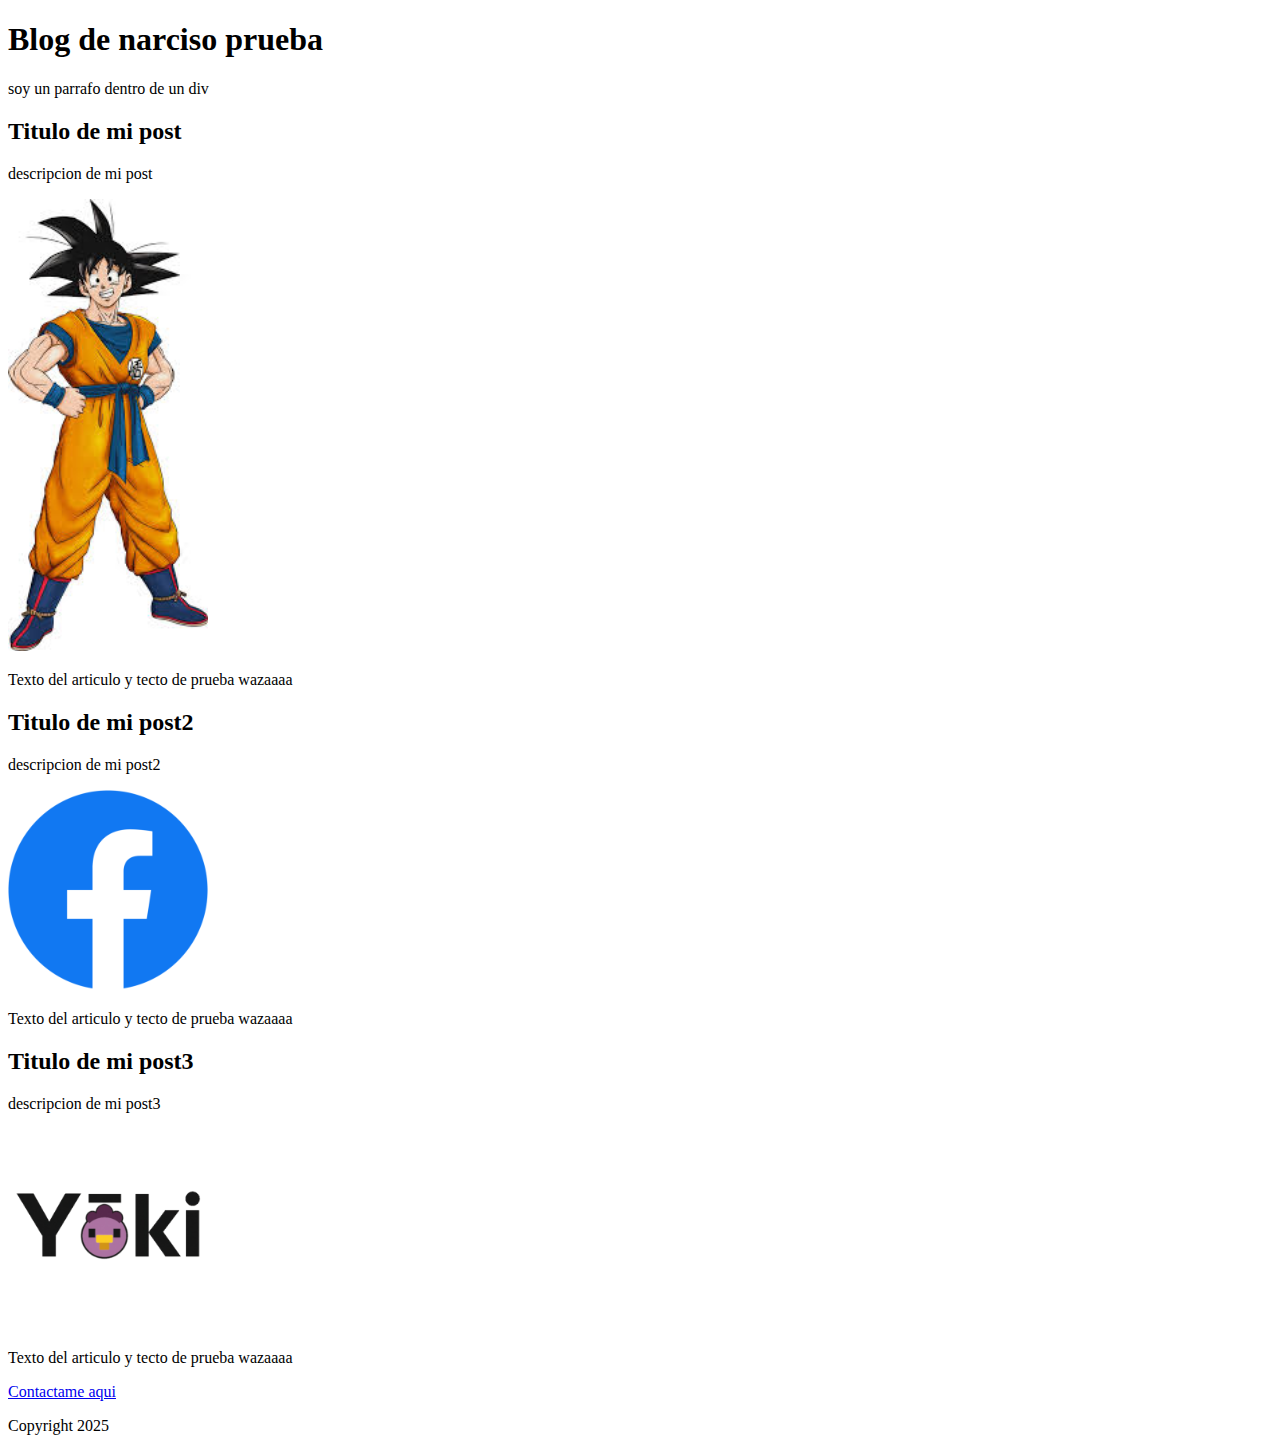
<file: blog.html>
<!DOCTYPE html>
<html lang="en">
<head>
    <meta charset="UTF-8">
    <meta name="viewport" content="width=device-width, initial-scale=1.0">
    <title>Document</title>
</head>
<body>
    <header>
        <h1 id="titulo">Blog de narciso prueba</h1>
    </header>
    <div>
        <p>soy un parrafo dentro de un div</p>
    </div>
    <section>
        <article>

            <h2>
                Titulo de mi post
            </h2>
            <p>descripcion de mi post</p>
            <img src="img/goku.jpg" width="200">
            <p>Texto del articulo y tecto de prueba wazaaaa</p>

    </article>
    <article>

            <h2>
                Titulo de mi post2
            </h2>
            <p>descripcion de mi post2</p>
            <img src="img/Facebook_Logo_(2019).png" width="200">
            <p>Texto del articulo y tecto de prueba wazaaaa</p>

    </article>
    <article>

            <h2>
                Titulo de mi post3
            </h2>
            <p>descripcion de mi post3</p>
            <img src="img/CYoki (1).png" width="200">
            <p>Texto del articulo y tecto de prueba wazaaaa</p>

    </article>
</section>
    <footer>
        <a href="mailto:narciso@gmail.com">Contactame aqui </a>
        <p>Copyright 2025</p>
    </footer>
    
</body>
</html>
</file>
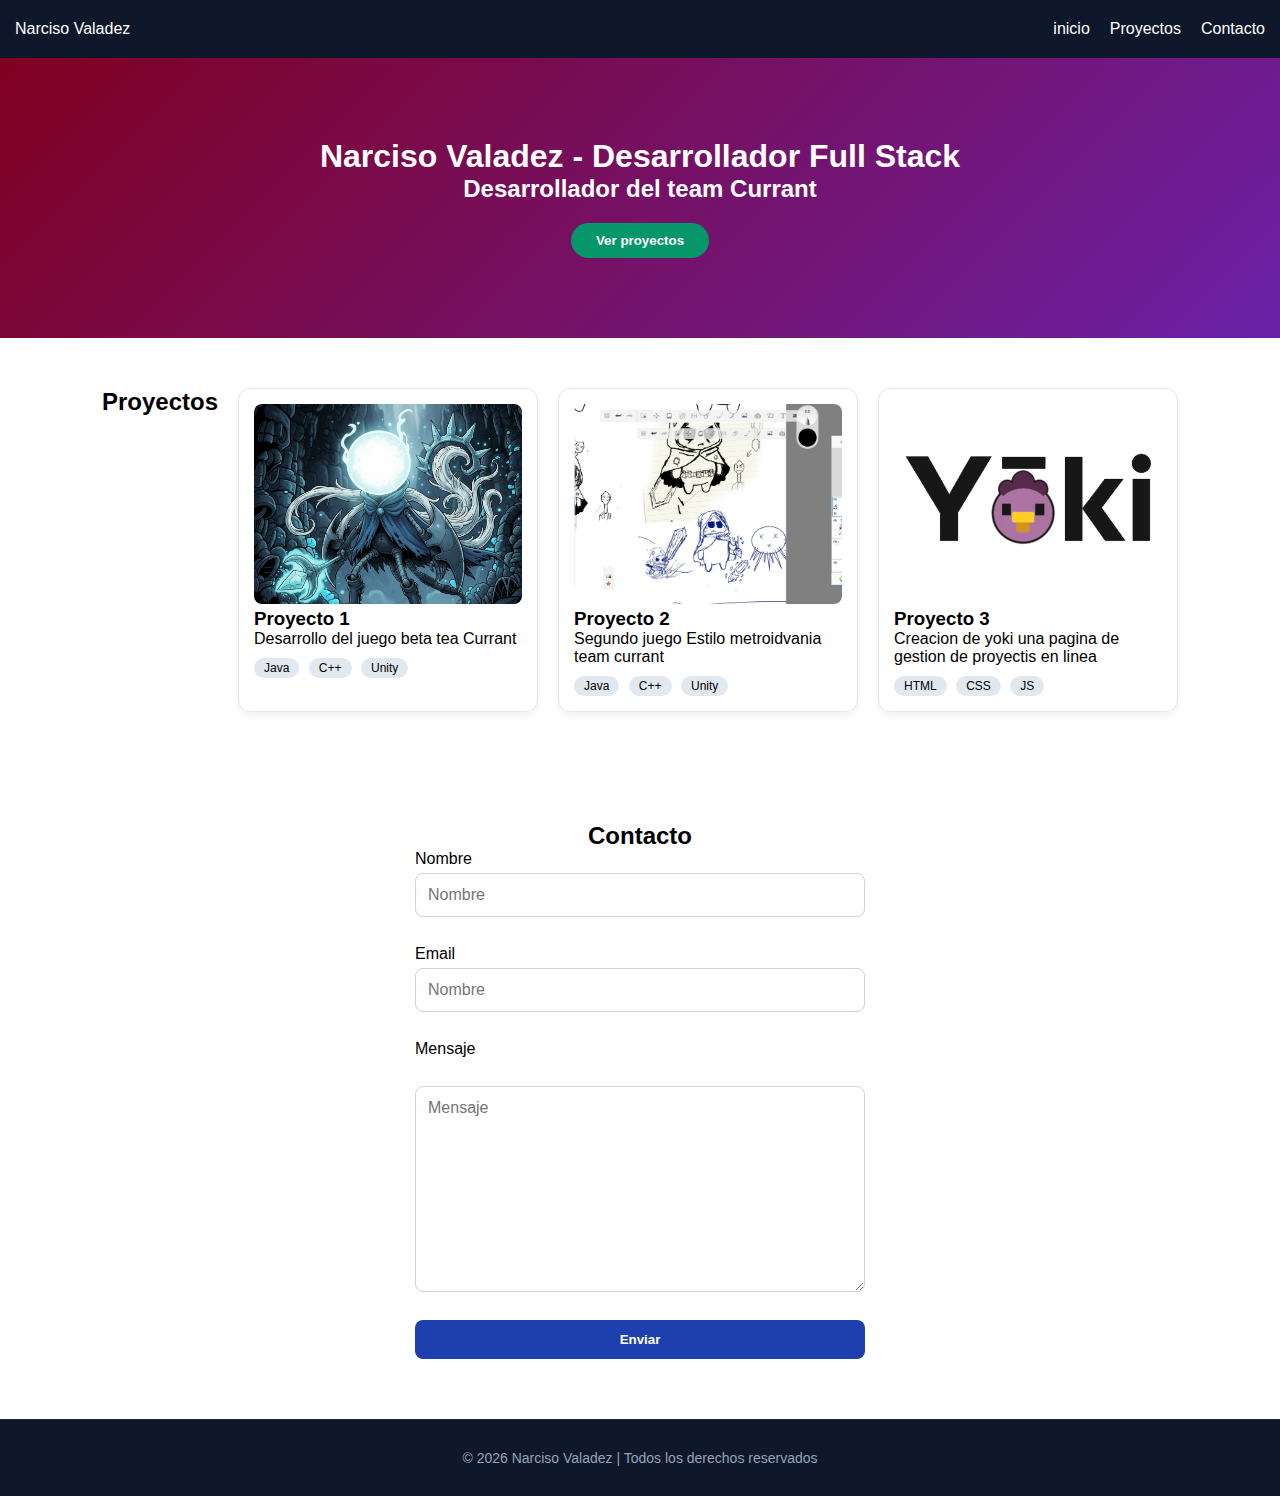
<file: index2.html>
<!DOCTYPE html>
<html lang="en">
<head>
    <meta charset="UTF-8">
    <meta name="viewport" content="width=device-width, initial-scale=1.0">
    <title>Document</title>
    <link rel="stylesheet" href="style2.css">
</head>
<body>
    <header>
        <div>Narciso Valadez</div>

        <nav>
            <ul>
                <li><a href="#inicio">inicio</a></li>
                <li><a href="#proyectos">Proyectos</a></li>
                <li><a href="contacto">Contacto</a></li>
            </ul>
        </nav>


    </header>
   <main>
    <section>
        <h1>Narciso Valadez - Desarrollador Full Stack</h1>
        <h2>Desarrollador del team Currant</h2>
        <button>Ver proyectos</button>
    </section>

    <section id="proyectos" class="projects">
        <h2>Proyectos</h2>
        <article>
            <img src="img/Gemini_Generated_Image_klpq8vklpq8vklpq.png" width="100">
            <h3>Proyecto 1</h3>
            <p>Desarrollo del juego beta tea Currant</p>
            <span>Java</span> <span>C++</span> <span>Unity</span>

        </article>
        <article>
            <img src="img/juego1.jpg" width="100">
            <h3>Proyecto 2</h3>
            <p>Segundo juego Estilo metroidvania team currant</p>
            <span>Java</span> <span>C++</span> <span>Unity</span>


        </article>
        
        <article>
            <img src="img/CYoki (1).png" width="100">
            <h3>Proyecto 3</h3>
            <p>Creacion de yoki una pagina de gestion de proyectis en linea</p>
            <span>HTML</span> <span>CSS</span> <span>JS</span>

        </article>
    </section>

    <section id="#contact" class="contact">
        <h2>Contacto</h2>
        <form action="#" method="post">
            <label for="nombre">Nombre</label>
            <input type="text" id="nombre" name="nombre " placeholder="Nombre">
            <br>

            <label for="email">Email</label>
            <input type="email" id="email" name="email " placeholder="Nombre">
            <br>
            <label for="Mensaje">Mensaje</label>
            <br>
            <textarea   cols="50" rows="10" placeholder="Mensaje"       name="mensaje" id="Mensaje"></textarea>
            <br>
            <button type="submit">Enviar</button>


        </form>
    </section>
    </main>

    <footer>
        <p>© 2026 Narciso Valadez | Todos los derechos reservados</p>
    </footer>
    
    
</body>
</html>
</file>
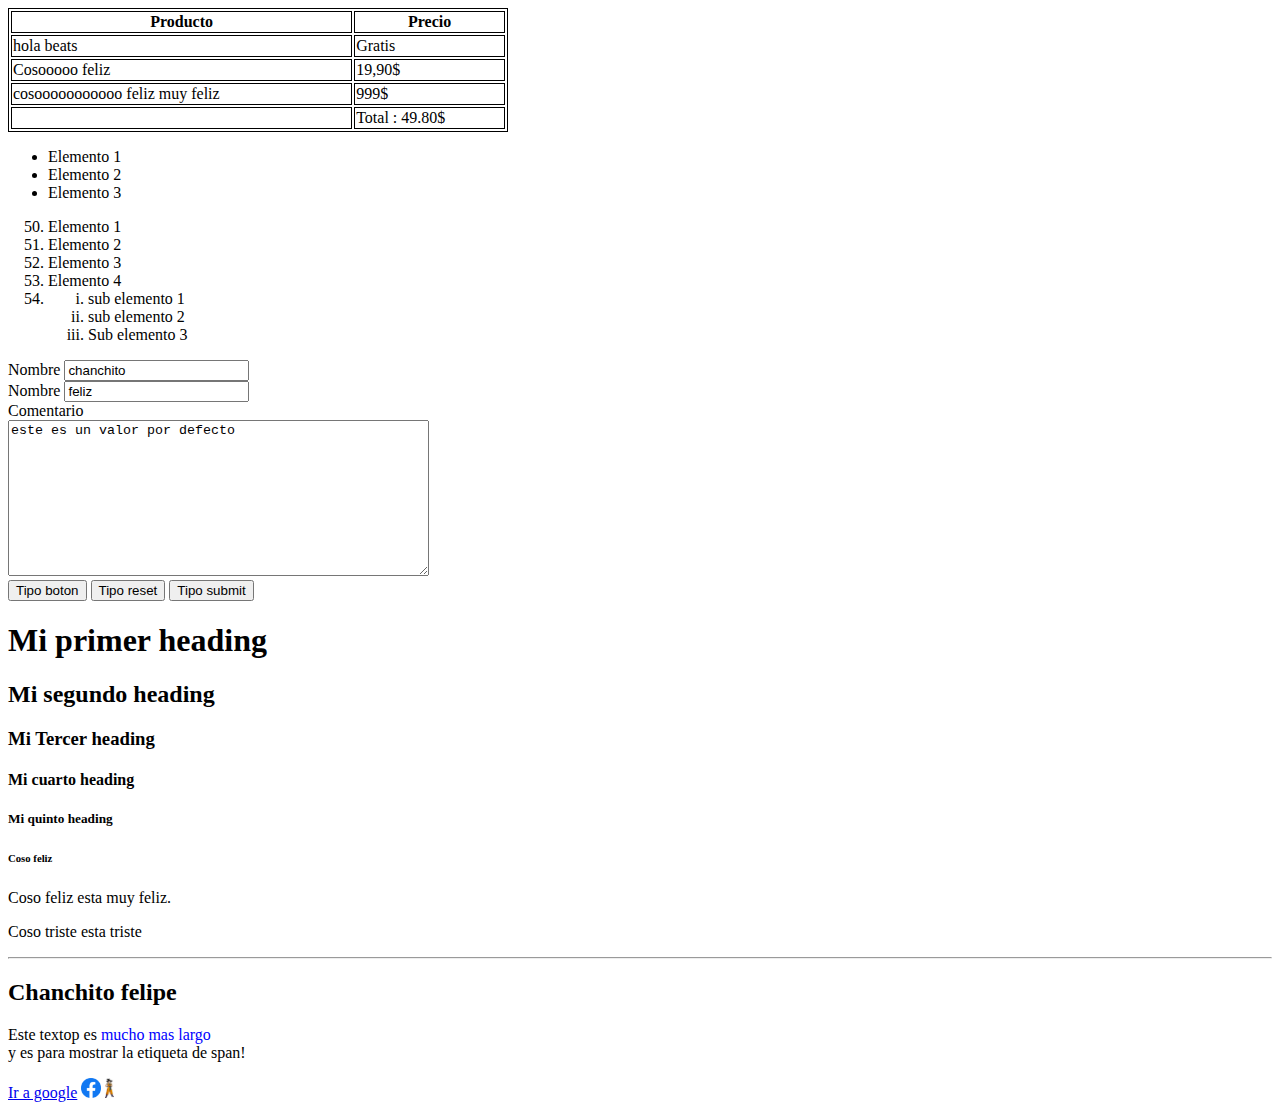
<file: prueba.html>
<!DOCTYPE html>
<html lang="es">
<head>
    <meta charset="UTF-8">
    <meta name="viewport" content="width=device-width, initial-scale=1.0">
    <title>Portafolio Narciso </title>
    <style>
        table, th, td {
            border: 1px solid black;
        }
    </style>
</head>

<body>
    <table style="width: 500px;">
        <thead>
        <tr>
            <th>Producto</th>
            <th>Precio</th>
        </tr>
        </thead>
        
        <tbody>
            <tr>
            <td>hola beats</td>
            <td>Gratis</td>
        </tr>
        <tr>
            <td>Cosooooo feliz</td>
            <td>19,90$</td>
        </tr>
        <tr>
            <td>cosooooooooooo feliz muy feliz</td>
            <td>999$</td>
        </tr>
        </tbody>
        <tfoot>
            <td></td>
            <td>Total : 49.80$</td>
        </tfoot>
    </table>
    <!--Ul es lista no hordenada-->
    <ul>
        <li>Elemento 1</li>
        <li>Elemento 2</li>
        <li>Elemento 3</li>
    </ul>
    <!-- OL es lista ordenada-->
    <ol>
        <li value="50">Elemento 1</li>
        <li>Elemento 2</li>
        <li>Elemento 3</li>
        <li>Elemento 4</li>
        <li>
            <ol>
                <li style="list-style-type: lower-roman;">sub elemento 1</li>
                <li style="list-style-type: lower-roman;">sub elemento 2</li>
                <li style="list-style-type: lower-roman;">Sub elemento 3</li>
            </ol>
        </li>
    </ol>
     <form action="/formulario" method="post"> 
        <label for="nombre">Nombre</label>
        <input value="chanchito"  type="text" id="nombre" name="nombre " placeholder="tupu"/>
        <br>
         <label for="apellido">Nombre</label>
        <input value="feliz"  type="text" id="apellido" name="apellido" placeholder="puertorico"/>
        <br>
        <label for="comentario">Comentario</label>
        <br>
        <textarea  cols="50" rows="10" id="comentario" placeholder="Ingrese comentario" name="comentario">este es un valor por defecto</textarea>
        <br>
        <button type="button">Tipo boton</button>
        <button type="reset">Tipo reset</button>
        <button type="submit">Tipo submit</button>

     </form>

    <h1> Mi primer heading </h1>
    <h2> Mi segundo  heading </h2>
    <h3> Mi Tercer heading </h3>
    <h4> Mi cuarto heading</h4>
    <h5> Mi quinto heading </h5>
    <h6> Coso feliz</h6>
    <p>  Coso feliz esta muy feliz.</p>
    <p>  Coso triste esta triste </p>
    <hr>
    <h2> Chanchito felipe </h2>
    <p> 
        Este textop es <span style="color:blue">mucho mas largo</span> <br> y es para mostrar la etiqueta de span! </p>
    <!-- Este texto es un comentario  y no 
     va a aparecer en el explorador -->
     <a target="_blank" href="https://www.google.com">Ir a google</a>
     <img src="img/Facebook_Logo_(2019).png" height="20" /> 
     <img src="img/goku.jpg" height="20">
    
</body>
</html>
</file>
<file: style2.css>
*{
margin:0;
padding:0;
box-sizing:  border-box;
font-family: Arial,sans-serif;


}
header{
    background-color: #0f172a;
    color: white;
    display: flex;
    justify-content: space-between;
    align-items: center;
    padding: 20px 15px;
}
nav ul{
    display:flex;
    list-style: none;
    gap: 20px;
}

nav a{
    color: white;
    text-decoration: none;

}

main section:first-of-type{
    background: linear-gradient(135deg,#800020 0%, #6b21a8 100%);
    color: white;
    text-align: center;
    padding: 80px 20px;

}
main section:first-of-type button{
    background-color: #059669;
    color:white;
    border:none;
    padding: 10px 25px;
    border-radius: 20px;
    cursor:pointer;
    font-weight:bold;
    margin-top: 20px;
}

.projects{
    display: flex;
    flex-wrap: wrap;
    justify-content: center;
    gap: 20px;
    padding: 50px 20px;
    background-color:#ffffff ;
}
article{
    width: 300px;

    width: 300px;
    border: 1px solid #e2e8f0;
    border-radius: 12px;
    padding: 15px;
    box-shadow: 0 4px 6px rgba(0,0,0,0.05);
    text-align: left;


}

article img{
    width: 100%;
    height: 200px;
    object-fit: cover; 
    border-radius: 8px;
}

span{
    background:#e2e8f0 ;
    padding: 3px 10px;
    border-radius: 10px;
    font-size: 12px;
    margin-right: 5px;
    display:inline-block;
    margin-top:10px;
    
}

.contact{
    text-align: center;
    padding: 60px 20px;

}
form{
    max-width: 450px;
    margin: 0 auto;
    display: flex;
    flex-direction: column;
    gap: 5px;
    text-align: left;


}
input,textarea{
    width: 100%;
    padding: 12px;
    border: 1px solid #cbd5e1;
    border-radius: 8px;
    font-size: 16px;

}
textarea{
    resize: vertical;
    min-height: 120px;
}

form button {
    background-color: #1e40af;
    color: white;
    padding: 12px;
    border: none;
    border-radius: 8px;
    font-weight: bold;
    cursor: pointer;
}

footer {
    background-color: #0f172a; 
    color: #94a3b8;            
    text-align: center;        
    padding: 30px 20px;        
    font-size: 14px;           
    border-top: 1px solid #1e293b; 
}
</file>
